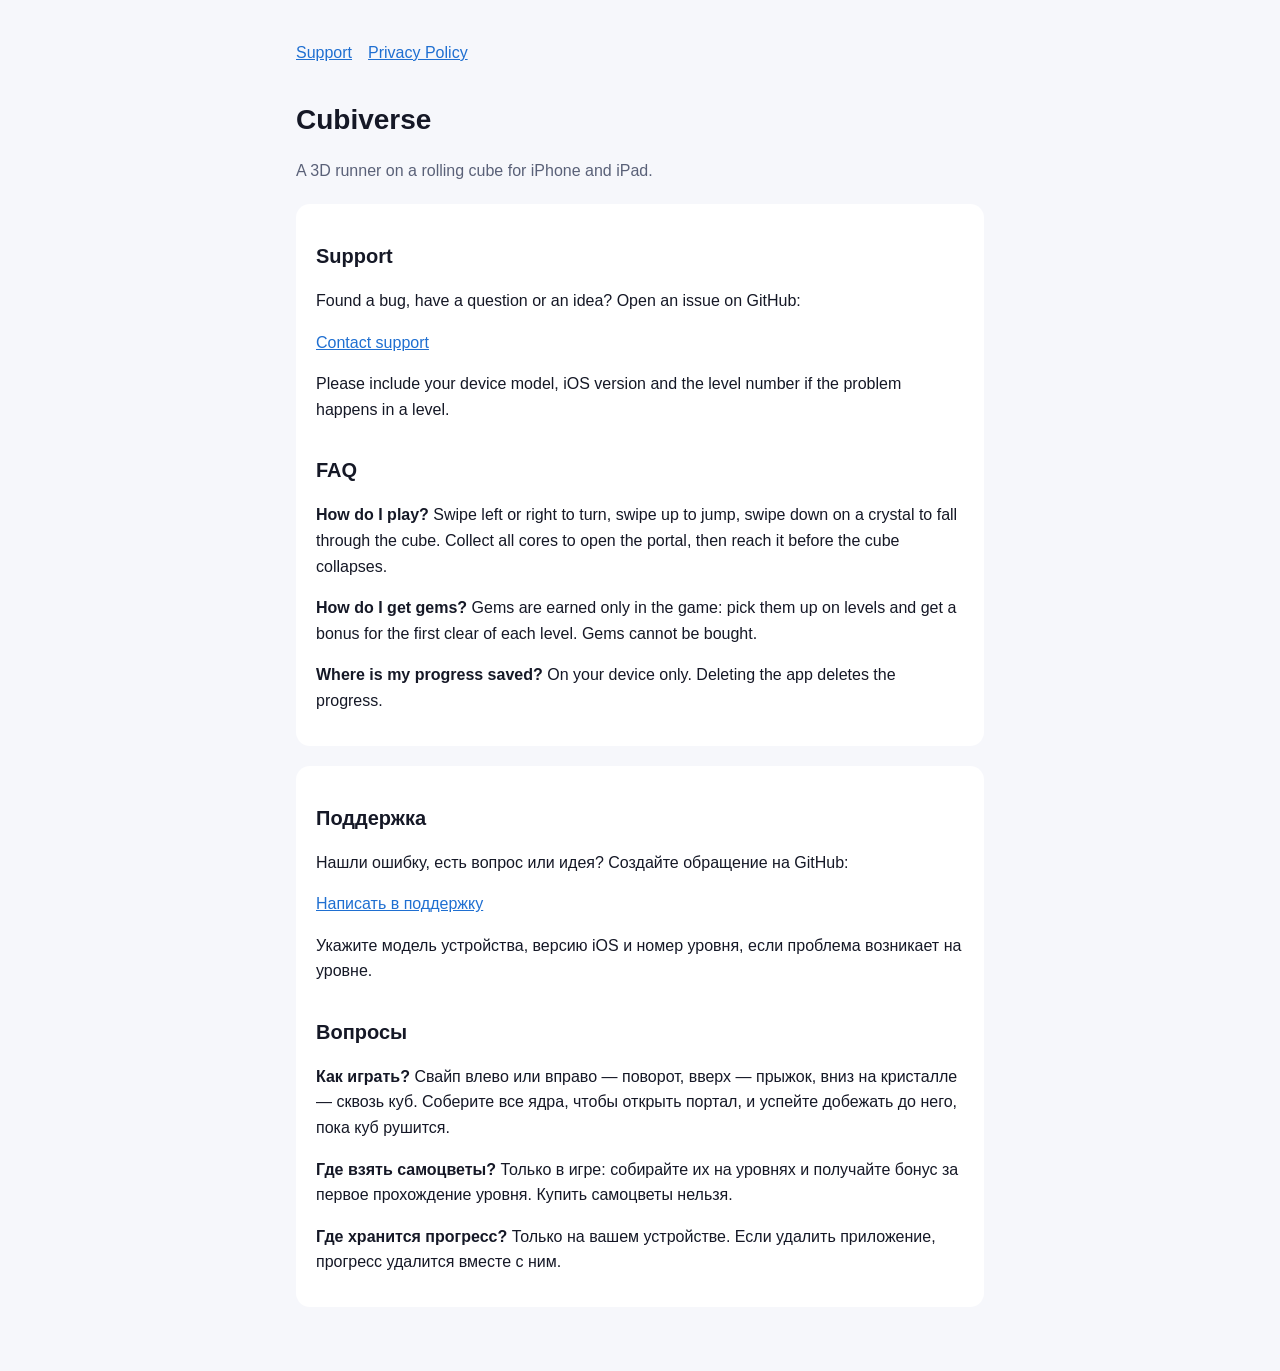
<file: index.html>
<!doctype html>
<html lang="en">
<head>
<meta charset="utf-8">
<meta name="viewport" content="width=device-width,initial-scale=1">
<title>Cubiverse Support</title>
<link rel="stylesheet" href="style.css">
</head>
<body>
<main>
<nav><a href="./">Support</a><a href="privacy.html">Privacy Policy</a></nav>
<h1>Cubiverse</h1>
<p class="muted">A 3D runner on a rolling cube for iPhone and iPad.</p>

<section lang="en">
<h2>Support</h2>
<p>Found a bug, have a question or an idea? Open an issue on GitHub:</p>
<p><a href="https://github.com/AntonTkachev/cubiverse-site/issues/new">Contact support</a></p>
<p>Please include your device model, iOS version and the level number if the problem happens in a level.</p>
<h2>FAQ</h2>
<p><b>How do I play?</b> Swipe left or right to turn, swipe up to jump, swipe down on a crystal to fall through the cube. Collect all cores to open the portal, then reach it before the cube collapses.</p>
<p><b>How do I get gems?</b> Gems are earned only in the game: pick them up on levels and get a bonus for the first clear of each level. Gems cannot be bought.</p>
<p><b>Where is my progress saved?</b> On your device only. Deleting the app deletes the progress.</p>
</section>

<section lang="ru">
<h2>Поддержка</h2>
<p>Нашли ошибку, есть вопрос или идея? Создайте обращение на GitHub:</p>
<p><a href="https://github.com/AntonTkachev/cubiverse-site/issues/new">Написать в поддержку</a></p>
<p>Укажите модель устройства, версию iOS и номер уровня, если проблема возникает на уровне.</p>
<h2>Вопросы</h2>
<p><b>Как играть?</b> Свайп влево или вправо — поворот, вверх — прыжок, вниз на кристалле — сквозь куб. Соберите все ядра, чтобы открыть портал, и успейте добежать до него, пока куб рушится.</p>
<p><b>Где взять самоцветы?</b> Только в игре: собирайте их на уровнях и получайте бонус за первое прохождение уровня. Купить самоцветы нельзя.</p>
<p><b>Где хранится прогресс?</b> Только на вашем устройстве. Если удалить приложение, прогресс удалится вместе с ним.</p>
</section>
</main>
</body>
</html>
</file>
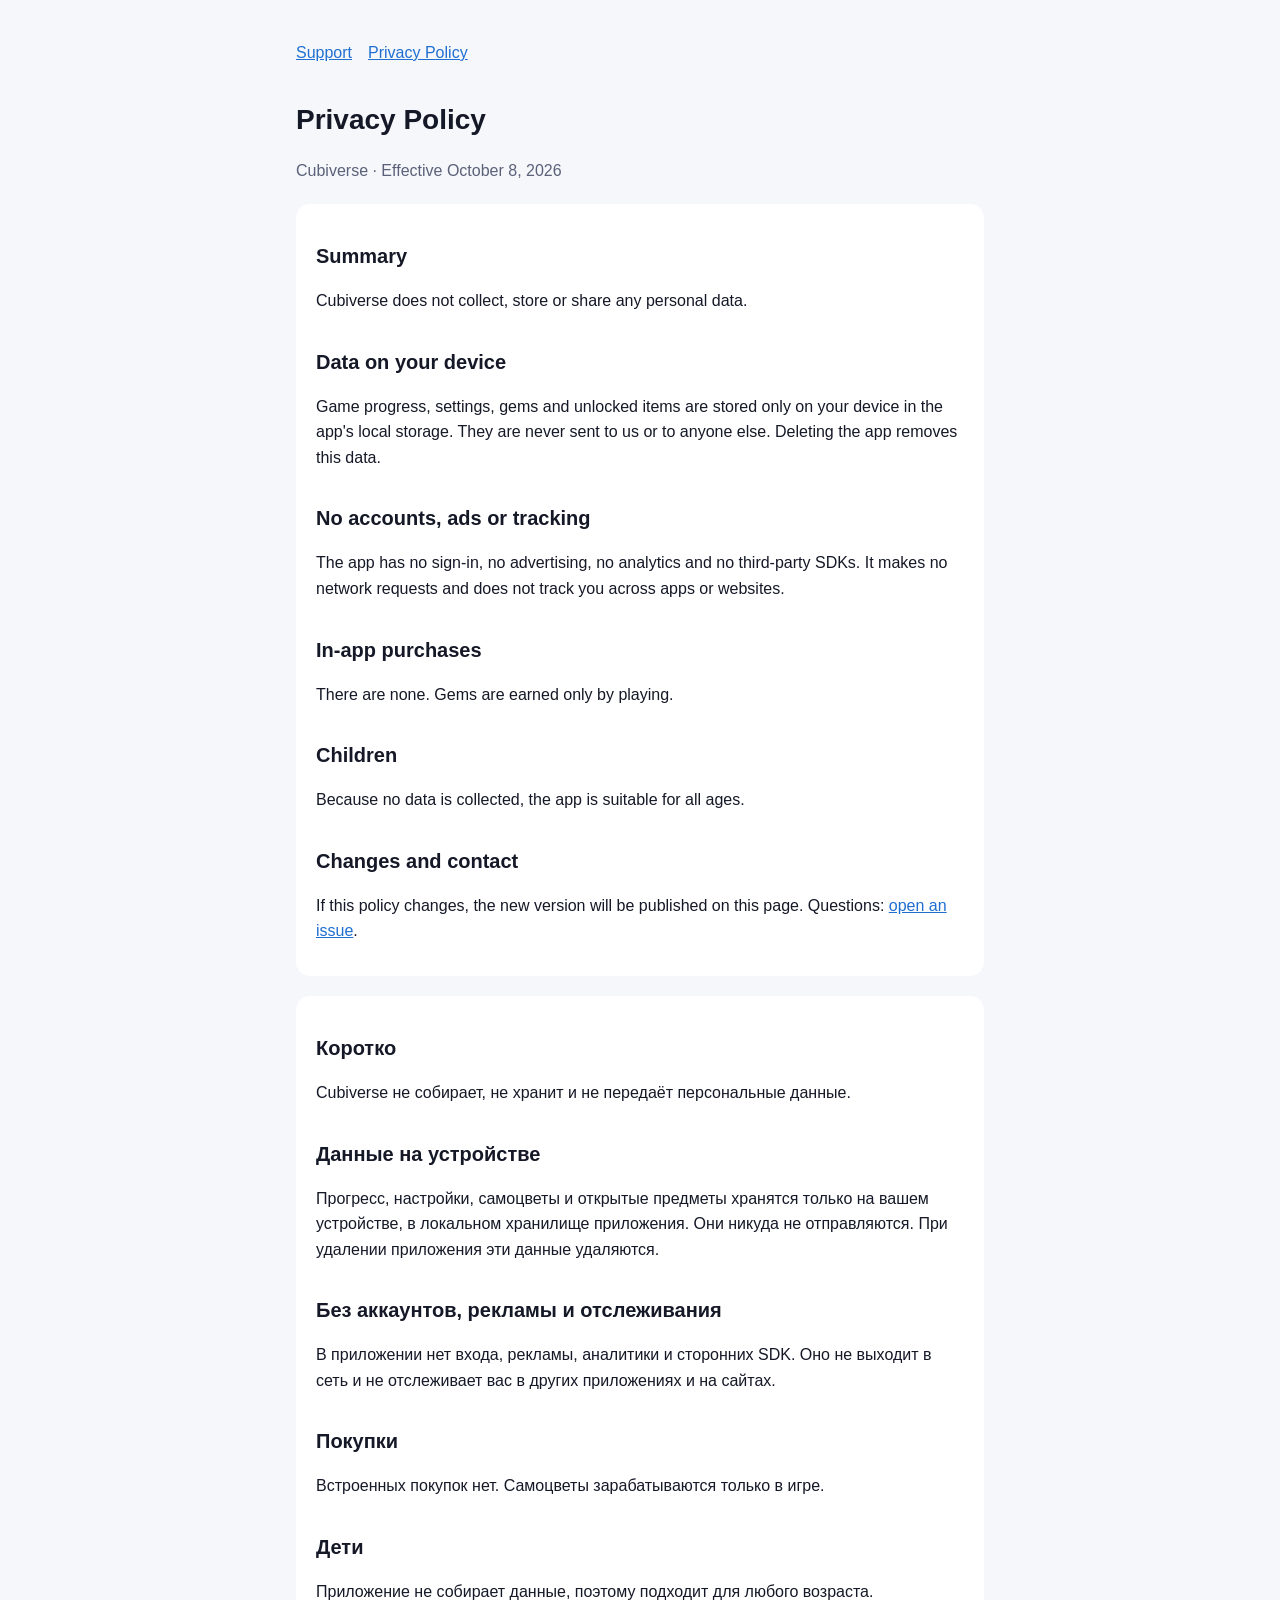
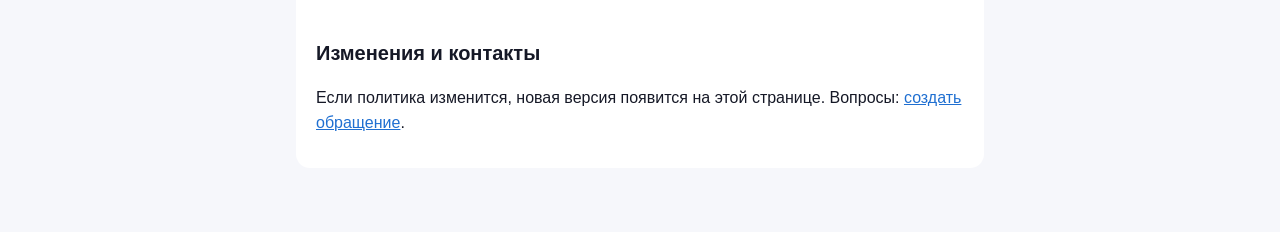
<file: privacy.html>
<!doctype html>
<html lang="en">
<head>
<meta charset="utf-8">
<meta name="viewport" content="width=device-width,initial-scale=1">
<title>Cubiverse Privacy Policy</title>
<link rel="stylesheet" href="style.css">
</head>
<body>
<main>
<nav><a href="./">Support</a><a href="privacy.html">Privacy Policy</a></nav>
<h1>Privacy Policy</h1>
<p class="muted">Cubiverse · Effective October 8, 2026</p>

<section lang="en">
<h2>Summary</h2>
<p>Cubiverse does not collect, store or share any personal data.</p>
<h2>Data on your device</h2>
<p>Game progress, settings, gems and unlocked items are stored only on your device in the app's local storage. They are never sent to us or to anyone else. Deleting the app removes this data.</p>
<h2>No accounts, ads or tracking</h2>
<p>The app has no sign-in, no advertising, no analytics and no third-party SDKs. It makes no network requests and does not track you across apps or websites.</p>
<h2>In-app purchases</h2>
<p>There are none. Gems are earned only by playing.</p>
<h2>Children</h2>
<p>Because no data is collected, the app is suitable for all ages.</p>
<h2>Changes and contact</h2>
<p>If this policy changes, the new version will be published on this page. Questions: <a href="https://github.com/AntonTkachev/cubiverse-site/issues/new">open an issue</a>.</p>
</section>

<section lang="ru">
<h2>Коротко</h2>
<p>Cubiverse не собирает, не хранит и не передаёт персональные данные.</p>
<h2>Данные на устройстве</h2>
<p>Прогресс, настройки, самоцветы и открытые предметы хранятся только на вашем устройстве, в локальном хранилище приложения. Они никуда не отправляются. При удалении приложения эти данные удаляются.</p>
<h2>Без аккаунтов, рекламы и отслеживания</h2>
<p>В приложении нет входа, рекламы, аналитики и сторонних SDK. Оно не выходит в сеть и не отслеживает вас в других приложениях и на сайтах.</p>
<h2>Покупки</h2>
<p>Встроенных покупок нет. Самоцветы зарабатываются только в игре.</p>
<h2>Дети</h2>
<p>Приложение не собирает данные, поэтому подходит для любого возраста.</p>
<h2>Изменения и контакты</h2>
<p>Если политика изменится, новая версия появится на этой странице. Вопросы: <a href="https://github.com/AntonTkachev/cubiverse-site/issues/new">создать обращение</a>.</p>
</section>
</main>
</body>
</html>
</file>
<file: style.css>
:root{--bg:#0f1220;--fg:#e9ecf5;--muted:#9aa3bd;--accent:#7cc4ff;--card:#181c2e}
@media (prefers-color-scheme: light){:root{--bg:#f6f7fb;--fg:#151826;--muted:#5a6178;--accent:#1f6fd1;--card:#fff}}
*{box-sizing:border-box}
body{margin:0;background:var(--bg);color:var(--fg);font:16px/1.6 -apple-system,BlinkMacSystemFont,"Segoe UI",Roboto,sans-serif}
main{max-width:720px;margin:0 auto;padding:40px 16px 64px}
h1{font-size:28px;margin:0 0 4px}
h2{font-size:20px;margin:32px 0 8px}
p,li{color:var(--fg)}
.muted{color:var(--muted)}
a{color:var(--accent)}
nav{display:flex;gap:16px;margin-bottom:32px}
section{background:var(--card);border-radius:14px;padding:4px 20px 16px;margin-top:20px}
</file>
